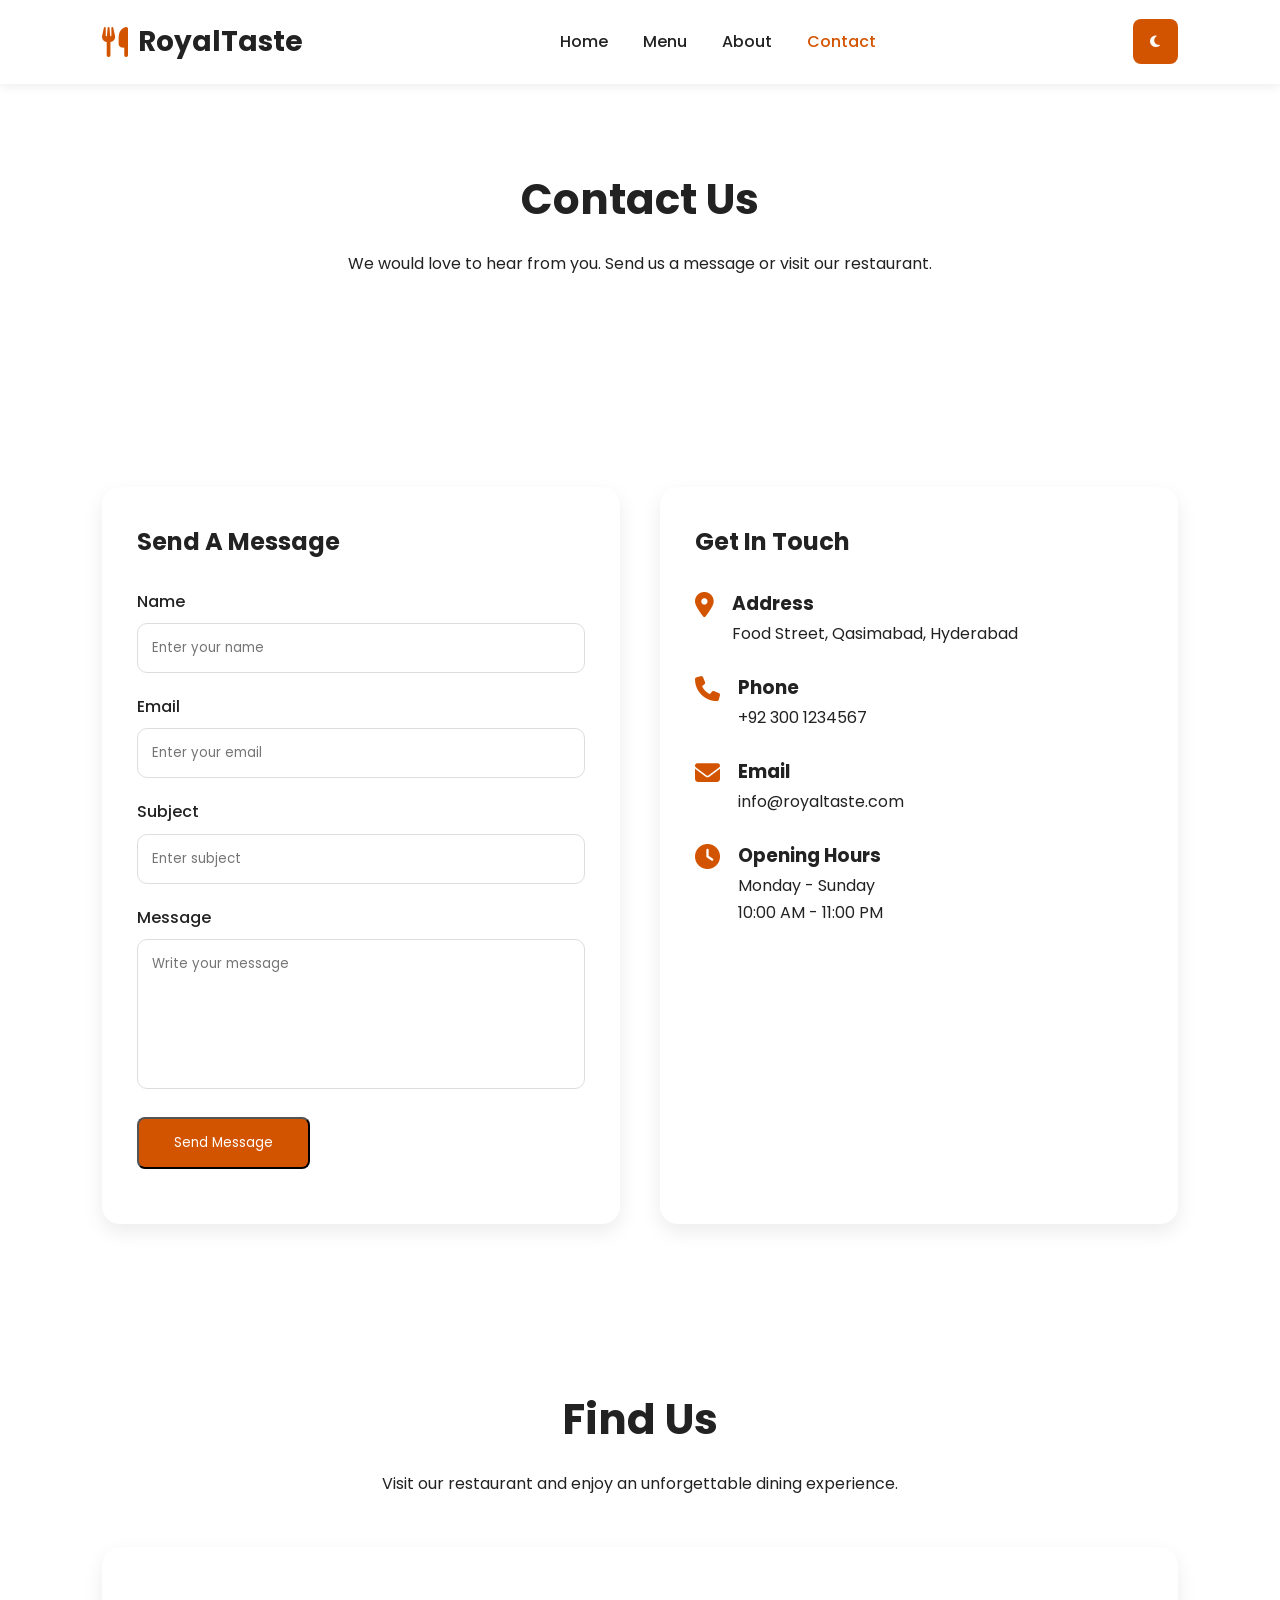
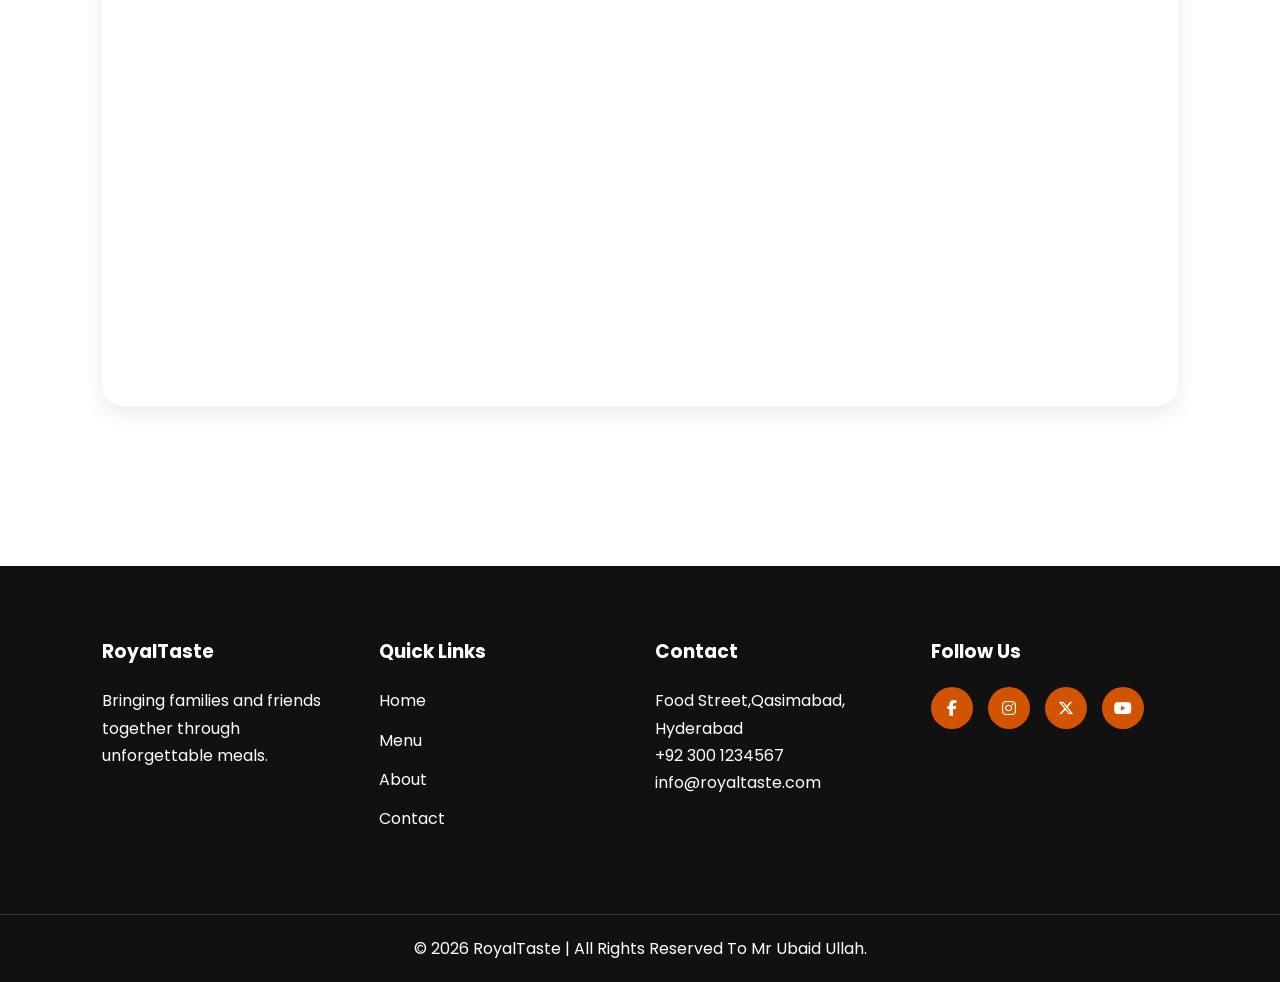
<file: restuarant website/contact.html>
<!DOCTYPE html>
<html lang="en">
<head>
    <meta charset="UTF-8">
    <meta name="viewport" content="width=device-width, initial-scale=1.0">
    <title>Restaurant Website | Contact</title>

    <!-- Font Awesome -->
    <link rel="stylesheet" href="https://cdnjs.cloudflare.com/ajax/libs/font-awesome/6.7.0/css/all.min.css">

    <!-- Shared Styles -->
    <link rel="stylesheet" href="style.css">
</head>

<body>

    <!-- Loading Screen -->
    <div id="loader" class="loader">
        <div class="loaderCircle"></div>
    </div>

    <!-- Back To Top Button -->
    <button id="topButton" class="topButton">
        <i class="fa-solid fa-arrow-up"></i>
    </button>

    <!-- Header -->
    <header class="header">

        <nav class="navbar">

            <div class="logoArea">
                <i class="fa-solid fa-utensils"></i>
                <h2 class="brandName">RoyalTaste</h2>
            </div>

            <ul class="navLinks" id="navLinks">
                <li><a href="index.html">Home</a></li>
                <li><a href="menu.html">Menu</a></li>
                <li><a href="about.html">About</a></li>
                <li><a href="contact.html" class="activeLink">Contact</a></li>
            </ul>

            <div class="navActions">

                <!-- Dark Mode Toggle -->
                <button id="themeToggle" class="themeToggle">
                    <i class="fa-solid fa-moon"></i>
                </button>

                <!-- Mobile Menu -->
                <button id="menuButton" class="menuButton">
                    <i class="fa-solid fa-bars"></i>
                </button>

            </div>

        </nav>

    </header>

    <!-- Main Content -->
    <main>

        <!-- Page Header -->
        <section class="pageBanner animateItem">

            <div class="sectionTitle">

                <h1>Contact Us</h1>

                <p>
                    We would love to hear from you. Send us a message or visit our restaurant.
                </p>

            </div>

        </section>

        <!-- Contact Section -->
        <section class="contactSection animateItem">

            <div class="contactGrid">

                <!-- Contact Form -->
                <div class="contactFormBox">

                    <h2>Send A Message</h2>

                    <form id="contactForm" novalidate>

                        <div class="inputGroup">

                            <label for="name">Name</label>

                            <input
                                type="text"
                                id="name"
                                name="name"
                                placeholder="Enter your name">

                            <small class="errorText" id="nameError"></small>

                        </div>

                        <div class="inputGroup">

                            <label for="email">Email</label>

                            <input
                                type="email"
                                id="email"
                                name="email"
                                placeholder="Enter your email">

                            <small class="errorText" id="emailError"></small>

                        </div>

                        <div class="inputGroup">

                            <label for="subject">Subject</label>

                            <input
                                type="text"
                                id="subject"
                                name="subject"
                                placeholder="Enter subject">

                            <small class="errorText" id="subjectError"></small>

                        </div>

                        <div class="inputGroup">

                            <label for="message">Message</label>

                            <textarea
                                id="message"
                                name="message"
                                rows="6"
                                placeholder="Write your message"></textarea>

                            <small class="errorText" id="messageError"></small>

                        </div>

                        <button type="submit" class="primaryButton">
                            Send Message
                        </button>

                        <p id="successMessage" class="successMessage"></p>

                    </form>

                </div>

                <!-- Contact Information -->
                <div class="contactInfoBox">

                    <h2>Get In Touch</h2>

                    <div class="infoItem">

                        <i class="fa-solid fa-location-dot"></i>

                        <div>

                            <h3>Address</h3>

                            <p>
                                Food Street, Qasimabad, Hyderabad
                            </p>

                        </div>

                    </div>

                    <div class="infoItem">

                        <i class="fa-solid fa-phone"></i>

                        <div>

                            <h3>Phone</h3>

                            <p>
                                +92 300 1234567
                            </p>

                        </div>

                    </div>

                    <div class="infoItem">

                        <i class="fa-solid fa-envelope"></i>

                        <div>

                            <h3>Email</h3>

                            <p>
                                info@royaltaste.com
                            </p>

                        </div>

                    </div>

                    <div class="infoItem">

                        <i class="fa-solid fa-clock"></i>

                        <div>

                            <h3>Opening Hours</h3>

                            <p>
                                Monday - Sunday
                            </p>

                            <p>
                                10:00 AM - 11:00 PM
                            </p>

                        </div>

                    </div>

                </div>

            </div>

        </section>

        <!-- Google Map -->
        <section class="mapSection animateItem">

            <div class="sectionTitle">

                <h2>Find Us</h2>

                <p>
                    Visit our restaurant and enjoy an unforgettable dining experience.
                </p>

            </div>

            <div class="mapContainer">

                <iframe
                    src="https://www.google.com/maps/embed?pb=!1m18!1m12!1m3!1d108784.65714183831!2d74.2382264!3d31.5203696!2m3!1f0!2f0!3f0!3m2!1i1024!2i768!4f13.1!3m3!1m2!1s0x39190483e58107d9%3A0xb11f8f7c4fa56820!2sLahore!5e0!3m2!1sen!2s!4v1710000000000!5m2!1sen!2s"
                    width="100%"
                    height="450"
                    style="border:0;"
                    allowfullscreen=""
                    loading="lazy"
                    referrerpolicy="no-referrer-when-downgrade">
                </iframe>

            </div>

        </section>

    </main>

    <!-- Footer -->
    <footer class="footer">

        <div class="footerContainer">

            <div class="footerBox">

                <h3>RoyalTaste</h3>

                <p>
                    Bringing families and friends together through unforgettable meals.
                </p>

            </div>

            <div class="footerBox">

                <h3>Quick Links</h3>

                <a href="index.html">Home</a>
                <a href="menu.html">Menu</a>
                <a href="about.html">About</a>
                <a href="contact.html">Contact</a>

            </div>

            <div class="footerBox">

                <h3>Contact</h3>

                <p>Food Street,Qasimabad, Hyderabad</p>
                <p>+92 300 1234567</p>
                <p>info@royaltaste.com</p>

            </div>

            <div class="footerBox">

                <h3>Follow Us</h3>

                <div class="socialLinks">

                    <a href="#"><i class="fa-brands fa-facebook-f"></i></a>
                    <a href="#"><i class="fa-brands fa-instagram"></i></a>
                    <a href="#"><i class="fa-brands fa-x-twitter"></i></a>
                    <a href="#"><i class="fa-brands fa-youtube"></i></a>

                </div>

            </div>

        </div>

        <div class="footerBottom">

            <p>
                 &copy; 2026 RoyalTaste | All Rights Reserved To Mr Ubaid Ullah.

            </p>

        </div>

    </footer>

    <!-- Shared JavaScript -->
    <script src="script.js"></script>

</body>
</html>
</file>
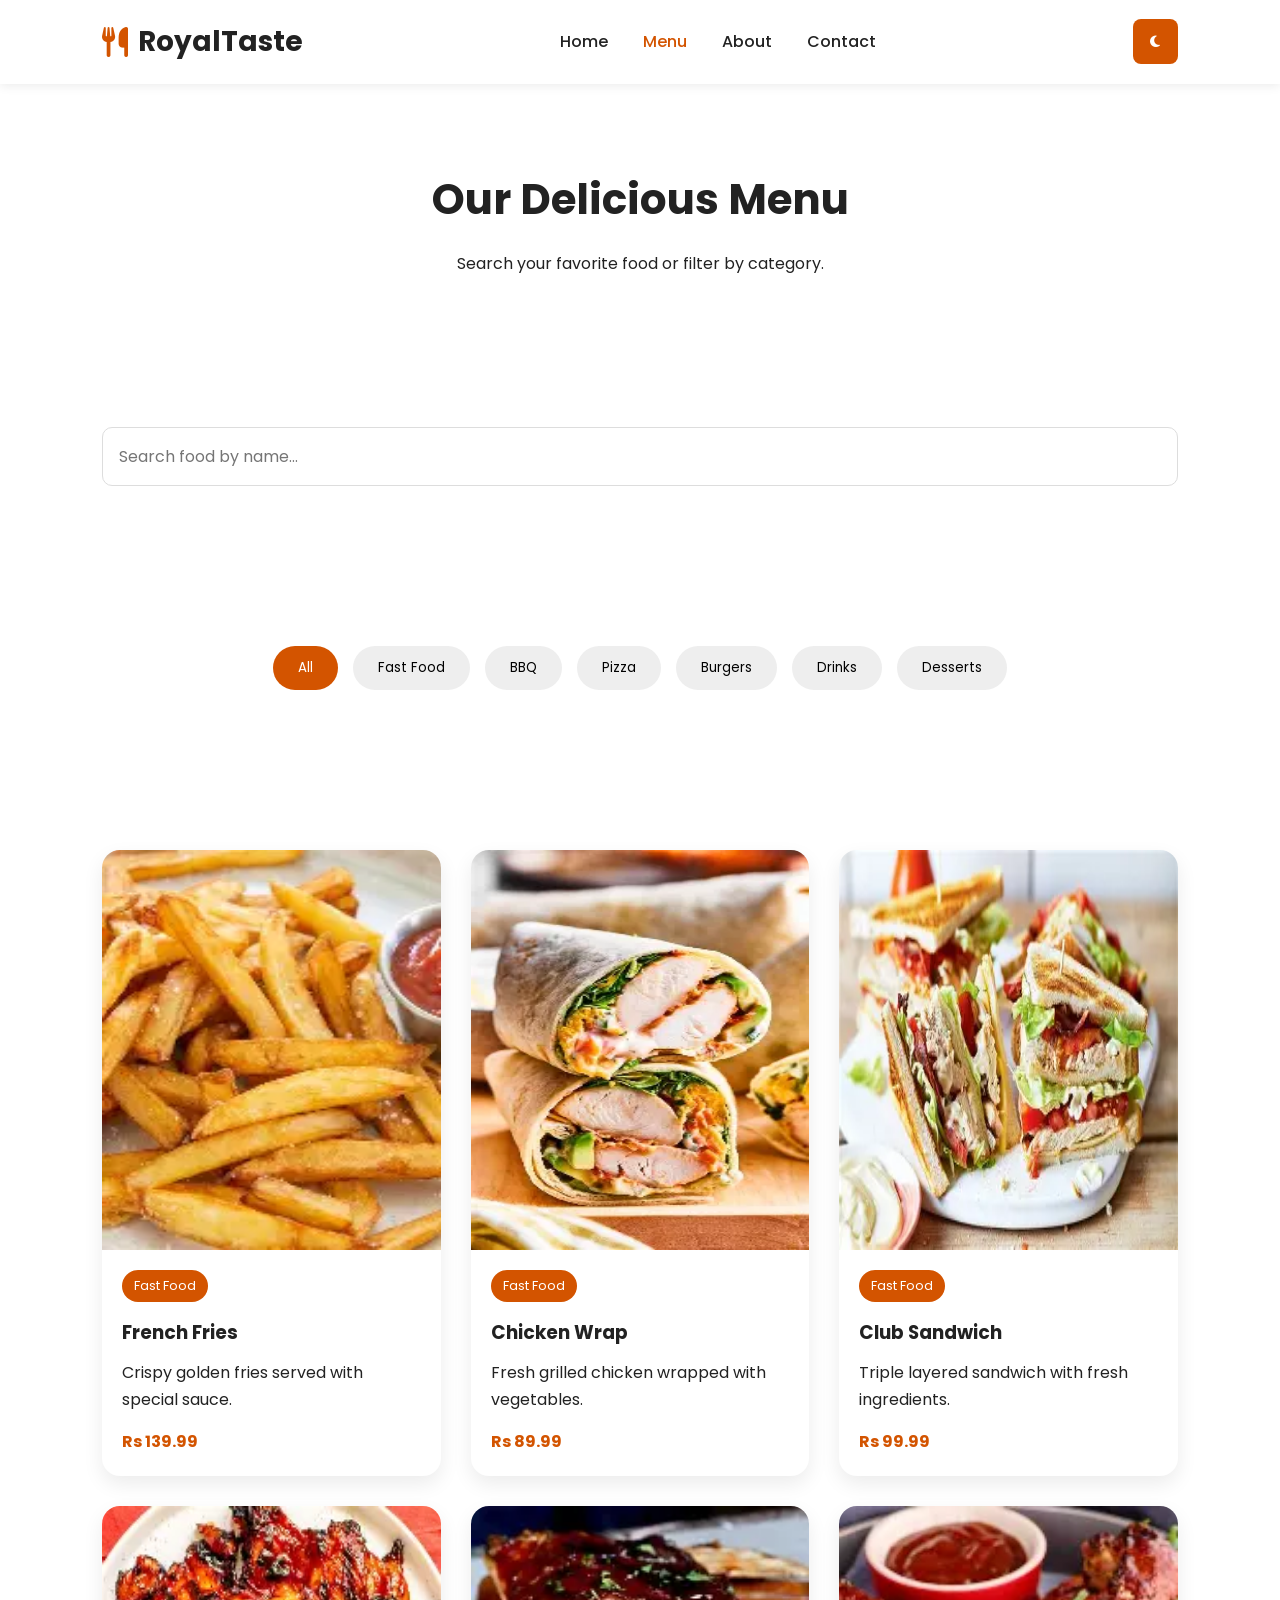
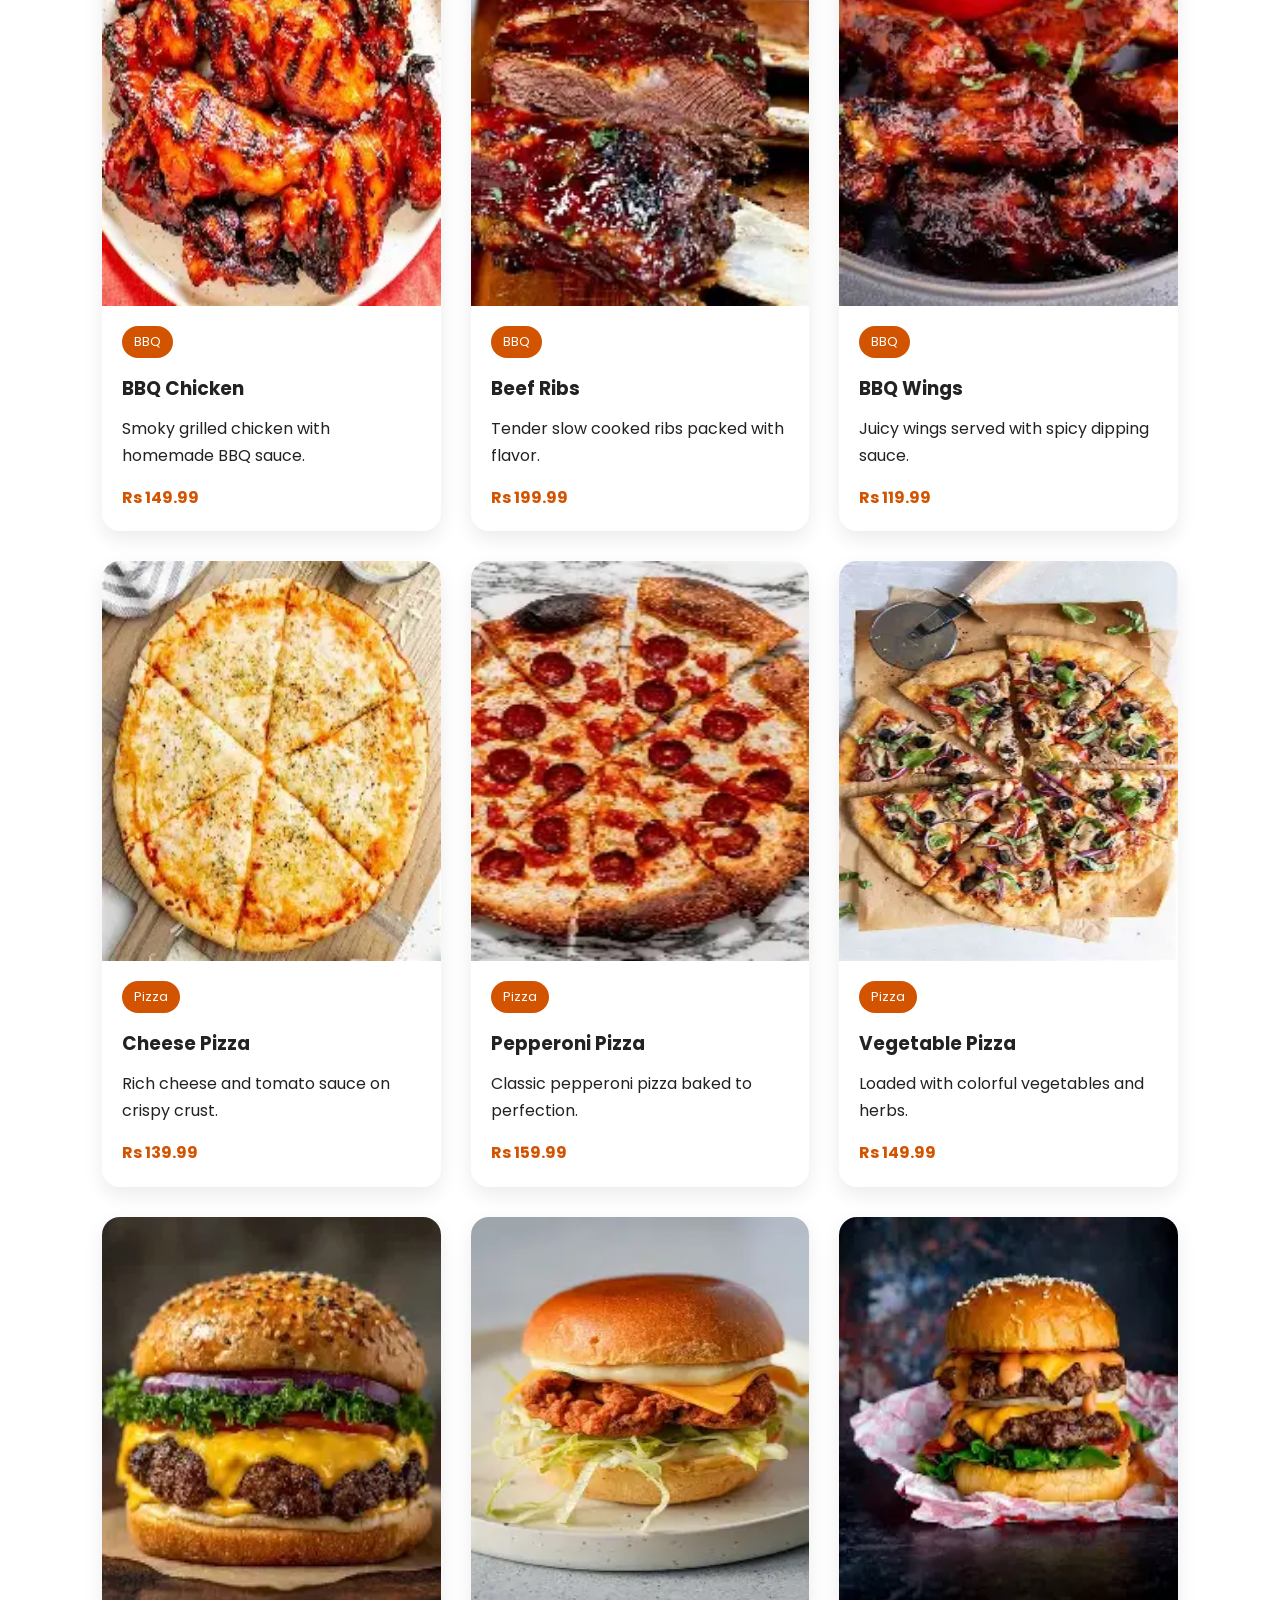
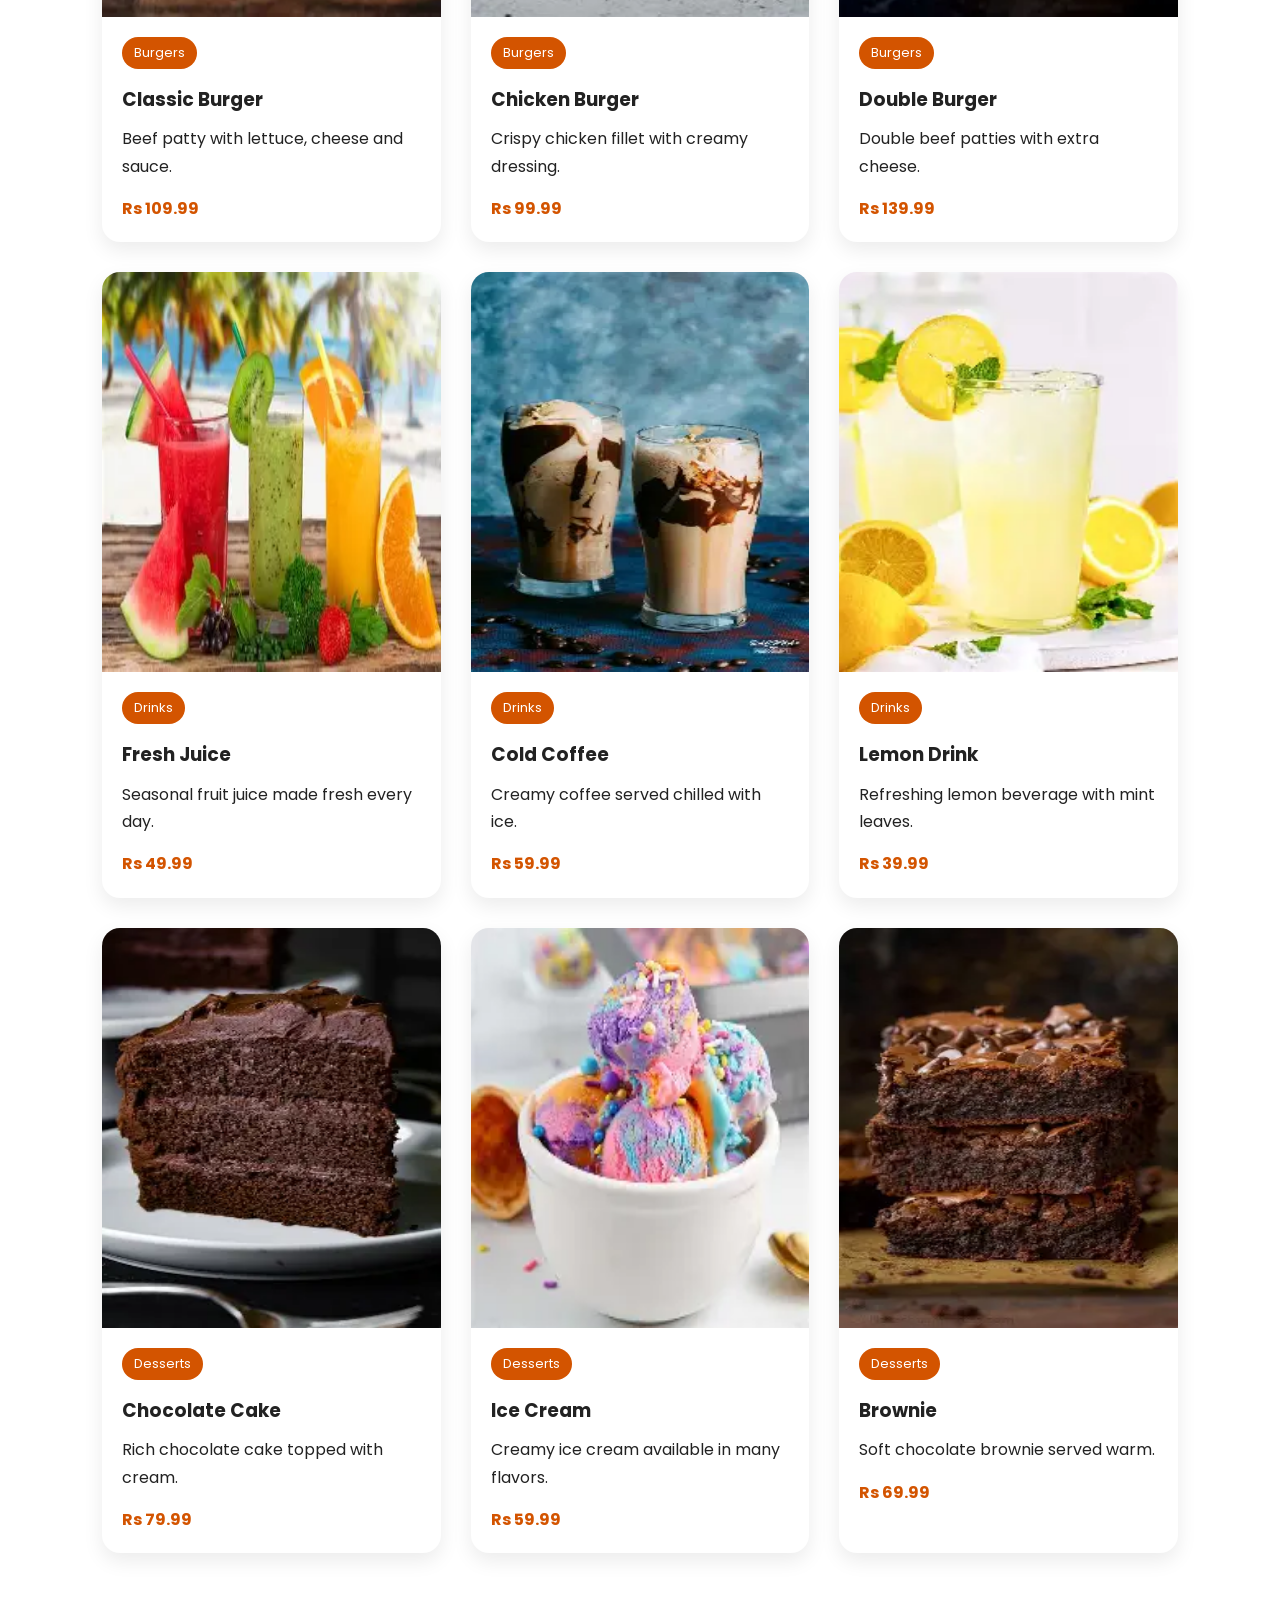
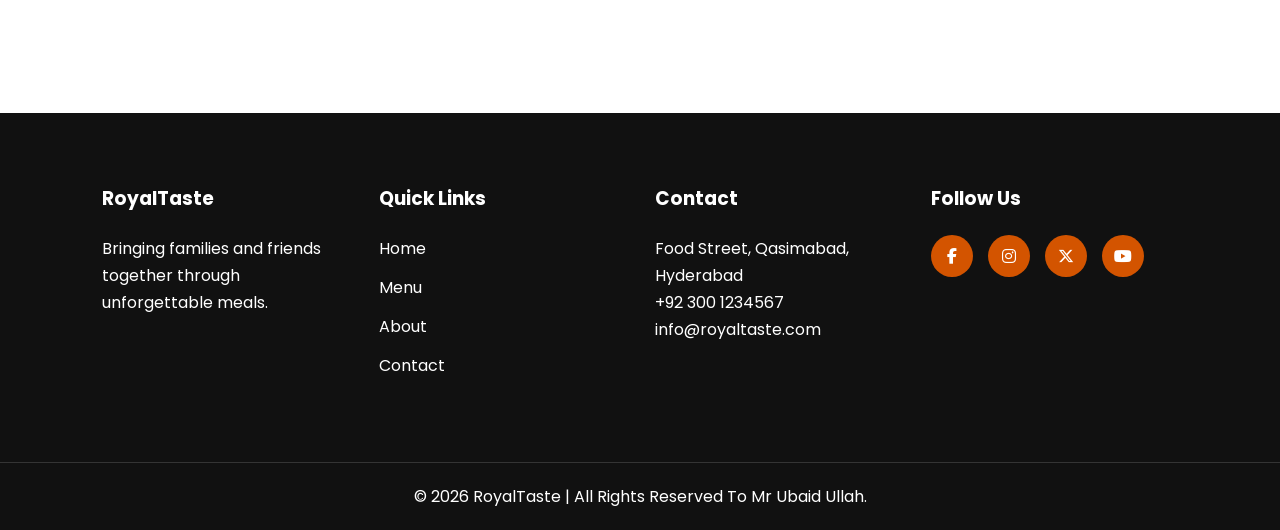
<file: restuarant website/menu.html>
<!DOCTYPE html>
<html lang="en">
<head>
    <meta charset="UTF-8">
    <meta name="viewport" content="width=device-width, initial-scale=1.0">
    <title>Restaurant Website | Menu</title>

    <!-- Font Awesome -->
    <link rel="stylesheet" href="https://cdnjs.cloudflare.com/ajax/libs/font-awesome/6.7.0/css/all.min.css">

    <!-- Shared Styles -->
    <link rel="stylesheet" href="style.css">
</head>

<body>

    <!-- Loading Screen -->
    <div id="loader" class="loader">
        <div class="loaderCircle"></div>
    </div>

    <!-- Back To Top -->
    <button id="topButton" class="topButton">
        <i class="fa-solid fa-arrow-up"></i>
    </button>

    <!-- Header -->
    <header class="header">

        <!-- Navigation -->
        <nav class="navbar">

            <div class="logoArea">
                <i class="fa-solid fa-utensils"></i>
                <h2 class="brandName">RoyalTaste</h2>
            </div>

            <ul class="navLinks" id="navLinks">
                <li><a href="index.html">Home</a></li>
                <li><a href="menu.html" class="activeLink">Menu</a></li>
                <li><a href="about.html">About</a></li>
                <li><a href="contact.html">Contact</a></li>
            </ul>

            <div class="navActions">

                <!-- Dark Mode -->
                <button id="themeToggle" class="themeToggle">
                    <i class="fa-solid fa-moon"></i>
                </button>

                <!-- Mobile Menu -->
                <button id="menuButton" class="menuButton">
                    <i class="fa-solid fa-bars"></i>
                </button>

            </div>

        </nav>

    </header>

    <!-- Main -->
    <main>

        <!-- Page Heading -->
        <section class="pageBanner animateItem">

            <div class="sectionTitle">
                <h1>Our Delicious Menu</h1>

                <p>
                    Search your favorite food or filter by category.
                </p>
            </div>

        </section>

        <!-- Search Section -->
        <section class="searchSection animateItem">

            <input
                type="text"
                id="menuSearch"
                class="menuSearch"
                placeholder="Search food by name...">

        </section>

        <!-- Category Filters -->
        <section class="filterSection animateItem">

            <div class="filterButtons">

                <button class="filterButton activeFilter" dataCategory="all">
                    All
                </button>

                <button class="filterButton" dataCategory="Fast Food">
                    Fast Food
                </button>

                <button class="filterButton" dataCategory="BBQ">
                    BBQ
                </button>

                <button class="filterButton" dataCategory="Pizza">
                    Pizza
                </button>

                <button class="filterButton" dataCategory="Burgers">
                    Burgers
                </button>

                <button class="filterButton" dataCategory="Drinks">
                    Drinks
                </button>

                <button class="filterButton" dataCategory="Desserts">
                    Desserts
                </button>

            </div>

        </section>

        <!-- Menu Grid -->
        <section class="menuSection animateItem">

            <div class="menuGrid">

                <!-- Fast Food -->

                <article class="menuCard" dataCategory="Fast Food">

                    <img src="[data-uri]" height="400" alt="French Fries">

                    <div class="menuContent">

                        <span class="menuTag">Fast Food</span>

                        <h3>French Fries</h3>

                        <p>
                            Crispy golden fries served with special sauce.
                        </p>

                        <h4>Rs 139.99</h4>

                    </div>

                </article>

                <article class="menuCard" dataCategory="Fast Food">

                    <img src="[data-uri]"  height="400" alt="Chicken Wrap">

                    <div class="menuContent">

                        <span class="menuTag">Fast Food</span>

                        <h3>Chicken Wrap</h3>

                        <p>
                            Fresh grilled chicken wrapped with vegetables.
                        </p>

                        <h4>Rs 89.99</h4>

                    </div>

                </article>

                <article class="menuCard" dataCategory="Fast Food">

                    <img src="[data-uri]" alt="Club Sandwich" height="400">

                    <div class="menuContent">

                        <span class="menuTag">Fast Food</span>

                        <h3>Club Sandwich</h3>

                        <p>
                            Triple layered sandwich with fresh ingredients.
                        </p>

                        <h4>Rs 99.99</h4>

                    </div>

                </article>

                <!-- BBQ -->

                <article class="menuCard" dataCategory="BBQ">

                    <img src="[data-uri]" height="400" alt="BBQ Chicken">

                    <div class="menuContent">

                        <span class="menuTag">BBQ</span>

                        <h3>BBQ Chicken</h3>

                        <p>
                            Smoky grilled chicken with homemade BBQ sauce.
                        </p>

                        <h4>Rs 149.99</h4>

                    </div>

                </article>

                <article class="menuCard" dataCategory="BBQ">

                    <img src="[data-uri]" alt="Beef Ribs" height="400">

                    <div class="menuContent">

                        <span class="menuTag">BBQ</span>

                        <h3>Beef Ribs</h3>

                        <p>
                            Tender slow cooked ribs packed with flavor.
                        </p>

                        <h4>Rs 199.99</h4>

                    </div>

                </article>

                <article class="menuCard" dataCategory="BBQ">

                    <img src="[data-uri]" height="400" alt="BBQ Wings">

                    <div class="menuContent">

                        <span class="menuTag">BBQ</span>

                        <h3>BBQ Wings</h3>

                        <p>
                            Juicy wings served with spicy dipping sauce.
                        </p>

                        <h4>Rs 119.99</h4>

                    </div>

                </article>

                <!-- Pizza -->

                <article class="menuCard" dataCategory="Pizza">

                    <img src="[data-uri]" alt="Cheese Pizza" height="400">

                    <div class="menuContent">

                        <span class="menuTag">Pizza</span>

                        <h3>Cheese Pizza</h3>

                        <p>
                            Rich cheese and tomato sauce on crispy crust.
                        </p>

                        <h4>Rs 139.99</h4>

                    </div>

                </article>

                <article class="menuCard" dataCategory="Pizza">

                    <img src="[data-uri]" alt="Pepperoni Pizza" height="400">

                    <div class="menuContent">

                        <span class="menuTag">Pizza</span>

                        <h3>Pepperoni Pizza</h3>

                        <p>
                            Classic pepperoni pizza baked to perfection.
                        </p>

                        <h4>Rs 159.99</h4>

                    </div>

                </article>

                <article class="menuCard" dataCategory="Pizza">

                    <img src="[data-uri]" alt="Vegetable Pizza" height="400">

                    <div class="menuContent">

                        <span class="menuTag">Pizza</span>

                        <h3>Vegetable Pizza</h3>

                        <p>
                            Loaded with colorful vegetables and herbs.
                        </p>

                        <h4>Rs 149.99</h4>

                    </div>

                </article>

                <!-- Burgers -->

                <article class="menuCard" dataCategory="Burgers">

                    <img src="[data-uri]" alt="Classic Burger" height="400">

                    <div class="menuContent">

                        <span class="menuTag">Burgers</span>

                        <h3>Classic Burger</h3>

                        <p>
                            Beef patty with lettuce, cheese and sauce.
                        </p>

                        <h4>Rs 109.99</h4>

                    </div>

                </article>

                <article class="menuCard" dataCategory="Burgers">

                    <img src="[data-uri]" alt="Chicken Burger" height="400">

                    <div class="menuContent">

                        <span class="menuTag">Burgers</span>

                        <h3>Chicken Burger</h3>

                        <p>
                            Crispy chicken fillet with creamy dressing.
                        </p>

                        <h4>Rs 99.99</h4>

                    </div>

                </article>

                <article class="menuCard" dataCategory="Burgers">

                    <img src="[data-uri]" alt="Double Burger" height="400">

                    <div class="menuContent">

                        <span class="menuTag">Burgers</span>

                        <h3>Double Burger</h3>

                        <p>
                            Double beef patties with extra cheese.
                        </p>

                        <h4>Rs 139.99</h4>

                    </div>

                </article>

                <!-- Drinks -->

                <article class="menuCard" dataCategory="Drinks">

                    <img src="[data-uri]"  height="400"alt="Fresh Juice">

                    <div class="menuContent">

                        <span class="menuTag">Drinks</span>

                        <h3>Fresh Juice</h3>

                        <p>
                            Seasonal fruit juice made fresh every day.
                        </p>

                        <h4>Rs 49.99</h4>

                    </div>

                </article>

                <article class="menuCard" dataCategory="Drinks">

                    <img src="[data-uri]"  height=" 400"alt="Cold Coffee">

                    <div class="menuContent">

                        <span class="menuTag">Drinks</span>

                        <h3>Cold Coffee</h3>

                        <p>
                            Creamy coffee served chilled with ice.
                        </p>

                        <h4>Rs 59.99</h4>

                    </div>

                </article>

                <article class="menuCard" dataCategory="Drinks">

                    <img src="[data-uri]"  height=" 400"alt="Lemon Drink">

                    <div class="menuContent">

                        <span class="menuTag">Drinks</span>

                        <h3>Lemon Drink</h3>

                        <p>
                            Refreshing lemon beverage with mint leaves.
                        </p>

                        <h4>Rs 39.99</h4>

                    </div>

                </article>

                <!-- Desserts -->

                <article class="menuCard" dataCategory="Desserts">

                    <img src="[data-uri]" alt="Chocolate Cake" height="400">

                    <div class="menuContent">

                        <span class="menuTag">Desserts</span>

                        <h3>Chocolate Cake</h3>

                        <p>
                            Rich chocolate cake topped with cream.
                        </p>

                        <h4>Rs 79.99</h4>

                    </div>

                </article>

                <article class="menuCard" dataCategory="Desserts">

                    <img src="[data-uri]" alt="Ice Cream" height="400">

                    <div class="menuContent">

                        <span class="menuTag">Desserts</span>

                        <h3>Ice Cream</h3>

                        <p>
                            Creamy ice cream available in many flavors.
                        </p>

                        <h4>Rs 59.99</h4>

                    </div>

                </article>

                <article class="menuCard" dataCategory="Desserts">

                    <img src="[data-uri]" alt="Brownie" height="400">

                    <div class="menuContent">

                        <span class="menuTag">Desserts</span>

                        <h3>Brownie</h3>

                        <p>
                            Soft chocolate brownie served warm.
                        </p>

                        <h4>Rs 69.99</h4>

                    </div>

                </article>

            </div>

        </section>

    </main>

    <!-- Footer -->
    <footer class="footer">

        <div class="footerContainer">

            <div class="footerBox">

                <h3>RoyalTaste</h3>

                <p>
                    Bringing families and friends together through unforgettable meals.
                </p>

            </div>

            <div class="footerBox">

                <h3>Quick Links</h3>

                <a href="index.html">Home</a>
                <a href="menu.html">Menu</a>
                <a href="about.html">About</a>
                <a href="contact.html">Contact</a>

            </div>

            <div class="footerBox">

                <h3>Contact</h3>

                <p>Food Street, Qasimabad, Hyderabad</p>
                <p>+92 300 1234567</p>
                <p>info@royaltaste.com</p>

            </div>

            <div class="footerBox">

                <h3>Follow Us</h3>

                <div class="socialLinks">

                    <a href="#"><i class="fa-brands fa-facebook-f"></i></a>
                    <a href="#"><i class="fa-brands fa-instagram"></i></a>
                    <a href="#"><i class="fa-brands fa-x-twitter"></i></a>
                    <a href="#"><i class="fa-brands fa-youtube"></i></a>

                </div>

            </div>

        </div>

        <div class="footerBottom">
            <p>
                 &copy; 2026 RoyalTaste | All Rights Reserved To Mr Ubaid Ullah.
            </p>
        </div>

    </footer>

    <!-- Shared JavaScript -->
    <script src="script.js"></script>

</body>
</html>
</file>
<file: restuarant website/style.css>
/* ==========================================
   GOOGLE FONT
========================================== */

@import url('https://fonts.googleapis.com/css2?family=Poppins:wght@300;400;500;600;700;800&display=swap');

/* ==========================================
   RESET
========================================== */

*{
    margin:0;
    padding:0;
    box-sizing:border-box;
}

html{
    scroll-behavior:smooth;
}

body{
    font-family:'Poppins',sans-serif;
    background:#ffffff;
    color:#222222;
    line-height:1.7;
    overflow-x:hidden;
    transition:0.4s;
}

img{
    width:100%;
    display:block;
}

a{
    text-decoration:none;
    color:inherit;
}

ul{
    list-style:none;
}

button,
input,
textarea{
    font-family:inherit;
    outline:none;
}

section{
    padding:80px 8%;
}

/* ==========================================
   DARK MODE
========================================== */

body.darkMode{
    background:#111111;
    color:#f5f5f5;
}

body.darkMode .header{
    background:#1b1b1b;
}

body.darkMode .dishCard,
body.darkMode .whyCard,
body.darkMode .testimonialCard,
body.darkMode .menuCard,
body.darkMode .teamCard,
body.darkMode .missionCard,
body.darkMode .statCard,
body.darkMode .contactFormBox,
body.darkMode .contactInfoBox{
    background:#1f1f1f;
    color:#ffffff;
}

body.darkMode .footer{
    background:#000000;
}

body.darkMode input,
body.darkMode textarea{
    background:#222222;
    color:#ffffff;
    border:1px solid #444444;
}

/* ==========================================
   LOADER
========================================== */

.loader{
    position:fixed;
    top:0;
    left:0;
    width:100%;
    height:100%;
    background:#ffffff;
    display:flex;
    justify-content:center;
    align-items:center;
    z-index:9999;
    transition:0.5s;
}

.loader.hideLoader{
    opacity:0;
    visibility:hidden;
}

.loaderCircle{
    width:60px;
    height:60px;
    border:6px solid #dddddd;
    border-top:6px solid #d35400;
    border-radius:50%;
    animation:spin 1s linear infinite;
}

@keyframes spin{
    100%{
        transform:rotate(360deg);
    }
}

/* ==========================================
   BACK TO TOP
========================================== */

.topButton{
    position:fixed;
    right:25px;
    bottom:25px;
    width:50px;
    height:50px;
    border:none;
    background:#d35400;
    color:#ffffff;
    border-radius:50%;
    cursor:pointer;
    font-size:18px;
    display:none;
    z-index:1000;
    transition:0.3s;
}

.topButton:hover{
    transform:translateY(-5px);
}

/* ==========================================
   HEADER
========================================== */

.header{
    position:sticky;
    top:0;
    left:0;
    width:100%;
    background:#ffffff;
    z-index:1000;
    box-shadow:0 2px 10px rgba(0,0,0,0.08);
}

.navbar{
    display:flex;
    justify-content:space-between;
    align-items:center;
    padding:18px 8%;
}

.logoArea{
    display:flex;
    align-items:center;
    gap:10px;
}

.logoArea i{
    font-size:30px;
    color:#d35400;
}

.brandName{
    font-size:28px;
    font-weight:700;
}

.navLinks{
    display:flex;
    gap:35px;
}

.navLinks a{
    font-weight:500;
    transition:0.3s;
}

.navLinks a:hover,
.activeLink{
    color:#d35400;
}

.navActions{
    display:flex;
    align-items:center;
    gap:15px;
}

.themeToggle,
.menuButton{
    width:45px;
    height:45px;
    border:none;
    background:#d35400;
    color:#ffffff;
    border-radius:8px;
    cursor:pointer;
    transition:0.3s;
}

.themeToggle:hover,
.menuButton:hover{
    transform:scale(1.05);
}

.menuButton{
    display:none;
}

/* ==========================================
   HERO SECTION
========================================== */

.heroSection{
    display:grid;
    grid-template-columns:1fr 1fr;
    gap:60px;
    align-items:center;
    min-height:90vh;
}

.heroContent h1{
    font-size:60px;
    margin-bottom:20px;
    line-height:1.2;
}

.heroContent p{
    font-size:18px;
    margin-bottom:30px;
}

.primaryButton{
    display:inline-block;
    padding:14px 35px;
    background:#d35400;
    color:#ffffff;
    border-radius:8px;
    transition:0.3s;
}

.primaryButton:hover{
    transform:translateY(-4px);
}

.heroImage img{
    border-radius:20px;
}

/* ==========================================
   SECTION TITLE
========================================== */

.sectionTitle{
    text-align:center;
    margin-bottom:50px;
}

.sectionTitle h1,
.sectionTitle h2{
    font-size:42px;
    margin-bottom:15px;
}

.sectionTitle p{
    max-width:700px;
    margin:auto;
}

/* ==========================================
   FEATURED DISHES
========================================== */

.dishGrid{
    display:grid;
    grid-template-columns:repeat(auto-fit,minmax(280px,1fr));
    gap:30px;
}

.dishCard{
    background:#ffffff;
    border-radius:18px;
    overflow:hidden;
    box-shadow:0 10px 25px rgba(0,0,0,0.08);
    transition:0.3s;
}

.dishCard:hover{
    transform:translateY(-10px);
}

.dishContent{
    padding:20px;
}

.dishContent h3{
    margin-bottom:10px;
}

.dishContent p{
    color:#d35400;
    font-weight:600;
}

/* ==========================================
   WHY CHOOSE US
========================================== */

.whyGrid{
    display:grid;
    grid-template-columns:repeat(auto-fit,minmax(250px,1fr));
    gap:25px;
}

.whyCard{
    background:#ffffff;
    text-align:center;
    padding:40px 25px;
    border-radius:15px;
    box-shadow:0 8px 20px rgba(0,0,0,0.08);
    transition:0.3s;
}

.whyCard:hover{
    transform:translateY(-8px);
}

.whyCard i{
    font-size:45px;
    color:#d35400;
    margin-bottom:20px;
}

.whyCard h3{
    margin-bottom:15px;
}

/* ==========================================
   TESTIMONIALS
========================================== */

.testimonialGrid{
    display:grid;
    grid-template-columns:repeat(auto-fit,minmax(280px,1fr));
    gap:25px;
}

.testimonialCard{
    background:#ffffff;
    text-align:center;
    padding:30px;
    border-radius:18px;
    box-shadow:0 10px 20px rgba(0,0,0,0.08);
    transition:0.3s;
}

.testimonialCard:hover{
    transform:translateY(-8px);
}

.testimonialCard img{
    width:90px;
    height:90px;
    margin:auto;
    border-radius:50%;
    object-fit:cover;
    margin-bottom:20px;
}

.stars{
    color:#f39c12;
    margin:15px 0;
}

/* ==========================================
   MENU PAGE
========================================== */

.searchSection{
    padding-top:20px;
}

.menuSearch{
    width:100%;
    padding:16px;
    border:1px solid #dddddd;
    border-radius:10px;
    font-size:16px;
}

.filterButtons{
    display:flex;
    justify-content:center;
    gap:15px;
    flex-wrap:wrap;
}

.filterButton{
    padding:12px 25px;
    border:none;
    background:#eeeeee;
    border-radius:30px;
    cursor:pointer;
    transition:0.3s;
}

.filterButton:hover,
.activeFilter{
    background:#d35400;
    color:#ffffff;
}

.menuGrid{
    display:grid;
    grid-template-columns:repeat(auto-fit,minmax(280px,1fr));
    gap:30px;
}

.menuCard{
    background:#ffffff;
    overflow:hidden;
    border-radius:18px;
    box-shadow:0 8px 20px rgba(0,0,0,0.08);
    transition:0.3s;
}

.menuCard:hover{
    transform:translateY(-8px);
}

.menuContent{
    padding:20px;
}

.menuTag{
    display:inline-block;
    background:#d35400;
    color:#ffffff;
    padding:5px 12px;
    border-radius:20px;
    font-size:13px;
    margin-bottom:15px;
}

.menuContent h3{
    margin-bottom:10px;
}

.menuContent p{
    margin-bottom:15px;
}

.menuContent h4{
    color:#d35400;
}
/* ==========================================
   ABOUT PAGE
========================================== */

.aboutGrid{
    display:grid;
    grid-template-columns:1fr 1fr;
    gap:50px;
    align-items:center;
}

.aboutImage img{
    border-radius:20px;
}

.aboutContent h2{
    font-size:38px;
    margin-bottom:20px;
}

.aboutContent p{
    margin-bottom:18px;
}

.storyContent{
    max-width:900px;
    margin:auto;
    text-align:center;
}

.storyContent p{
    margin-bottom:20px;
}

.missionGrid{
    display:grid;
    grid-template-columns:repeat(auto-fit,minmax(300px,1fr));
    gap:30px;
}

.missionCard{
    background:#ffffff;
    text-align:center;
    padding:40px 25px;
    border-radius:18px;
    box-shadow:0 8px 20px rgba(0,0,0,0.08);
    transition:0.3s;
}

.missionCard:hover{
    transform:translateY(-8px);
}

.missionCard i{
    font-size:45px;
    color:#d35400;
    margin-bottom:20px;
}

.teamGrid{
    display:grid;
    grid-template-columns:repeat(auto-fit,minmax(250px,1fr));
    gap:30px;
}

.teamCard{
    background:#ffffff;
    text-align:center;
    border-radius:18px;
    overflow:hidden;
    box-shadow:0 8px 20px rgba(0,0,0,0.08);
    transition:0.3s;
}

.teamCard:hover{
    transform:translateY(-8px);
}

.teamCard img{
    height:300px;
    object-fit:cover;
}

.teamCard h3{
    margin-top:20px;
}

.teamCard p{
    margin:10px 0 25px;
    color:#d35400;
}

/* ==========================================
   GALLERY
========================================== */

.galleryGrid{
    display:grid;
    grid-template-columns:repeat(auto-fit,minmax(280px,1fr));
    gap:20px;
}

.galleryImage{
    border-radius:15px;
    cursor:pointer;
    transition:0.3s;
}

.galleryImage:hover{
    transform:scale(1.04);
}

.lightbox{
    position:fixed;
    top:0;
    left:0;
    width:100%;
    height:100%;
    background:rgba(0,0,0,0.9);
    display:none;
    justify-content:center;
    align-items:center;
    z-index:9999;
}

.lightboxImage{
    max-width:90%;
    max-height:85%;
    border-radius:10px;
}

.lightboxClose{
    position:absolute;
    top:30px;
    right:40px;
    color:#ffffff;
    font-size:45px;
    cursor:pointer;
}

/* ==========================================
   STATISTICS
========================================== */

.statsGrid{
    display:grid;
    grid-template-columns:repeat(auto-fit,minmax(220px,1fr));
    gap:25px;
}

.statCard{
    background:#ffffff;
    text-align:center;
    padding:40px 20px;
    border-radius:18px;
    box-shadow:0 8px 20px rgba(0,0,0,0.08);
}

.counterNumber{
    font-size:45px;
    color:#d35400;
    margin-bottom:10px;
}

/* ==========================================
   CONTACT PAGE
========================================== */

.contactGrid{
    display:grid;
    grid-template-columns:1fr 1fr;
    gap:40px;
}

.contactFormBox,
.contactInfoBox{
    background:#ffffff;
    padding:35px;
    border-radius:18px;
    box-shadow:0 8px 20px rgba(0,0,0,0.08);
}

.contactFormBox h2,
.contactInfoBox h2{
    margin-bottom:25px;
}

.inputGroup{
    margin-bottom:20px;
}

.inputGroup label{
    display:block;
    margin-bottom:8px;
    font-weight:500;
}

.inputGroup input,
.inputGroup textarea{
    width:100%;
    padding:14px;
    border:1px solid #dddddd;
    border-radius:10px;
    resize:none;
}

.errorText{
    color:red;
    font-size:14px;
    margin-top:5px;
    display:block;
}

.successMessage{
    margin-top:20px;
    color:green;
    font-weight:600;
}

.infoItem{
    display:flex;
    gap:18px;
    margin-bottom:25px;
}

.infoItem i{
    font-size:25px;
    color:#d35400;
    margin-top:5px;
}

.mapContainer{
    overflow:hidden;
    border-radius:20px;
    box-shadow:0 8px 20px rgba(0,0,0,0.08);
}

/* ==========================================
   FOOTER
========================================== */

.footer{
    background:#111111;
    color:#ffffff;
    margin-top:80px;
}

.footerContainer{
    display:grid;
    grid-template-columns:repeat(auto-fit,minmax(220px,1fr));
    gap:30px;
    padding:70px 8%;
}

.footerBox h3{
    margin-bottom:20px;
}

.footerBox a{
    display:block;
    margin-bottom:12px;
    transition:0.3s;
}

.footerBox a:hover{
    color:#d35400;
}

.socialLinks{
    display:flex;
    gap:15px;
}

.socialLinks a{
    width:42px;
    height:42px;
    background:#d35400;
    display:flex;
    justify-content:center;
    align-items:center;
    border-radius:50%;
}

.footerBottom{
    text-align:center;
    padding:20px;
    border-top:1px solid rgba(255,255,255,0.15);
}

/* ==========================================
   SCROLL ANIMATIONS
========================================== */

.animateItem{
    opacity:0;
    transform:translateY(50px);
    transition:1s;
}

.animateItem.showAnimation{
    opacity:1;
    transform:translateY(0);
}

/* ==========================================
   RESPONSIVE DESIGN
========================================== */

@media(max-width:992px){

    .heroSection,
    .aboutGrid,
    .contactGrid{
        grid-template-columns:1fr;
    }

    .heroContent{
        text-align:center;
    }

    .heroContent h1{
        font-size:48px;
    }

}

@media(max-width:768px){

    .navbar{
        position:relative;
    }

    .menuButton{
        display:block;
    }

    .navLinks{
        position:absolute;
        top:100%;
        left:0;
        width:100%;
        background:#ffffff;
        flex-direction:column;
        text-align:center;
        gap:0;
        display:none;
        box-shadow:0 10px 20px rgba(0,0,0,0.08);
    }

    body.darkMode .navLinks{
        background:#1b1b1b;
    }

    .navLinks.activeMenu{
        display:flex;
    }

    .navLinks li{
        padding:18px 0;
        border-bottom:1px solid rgba(0,0,0,0.08);
    }

    .heroContent h1{
        font-size:38px;
    }

    .sectionTitle h1,
    .sectionTitle h2{
        font-size:32px;
    }

    section{
        padding:70px 6%;
    }

}

@media(max-width:576px){

    .brandName{
        font-size:22px;
    }

    .heroContent h1{
        font-size:30px;
    }

    .primaryButton{
        width:100%;
        text-align:center;
    }

    .contactFormBox,
    .contactInfoBox{
        padding:25px;
    }

    .counterNumber{
        font-size:36px;
    }

    .topButton{
        width:45px;
        height:45px;
    }

}
</file>
